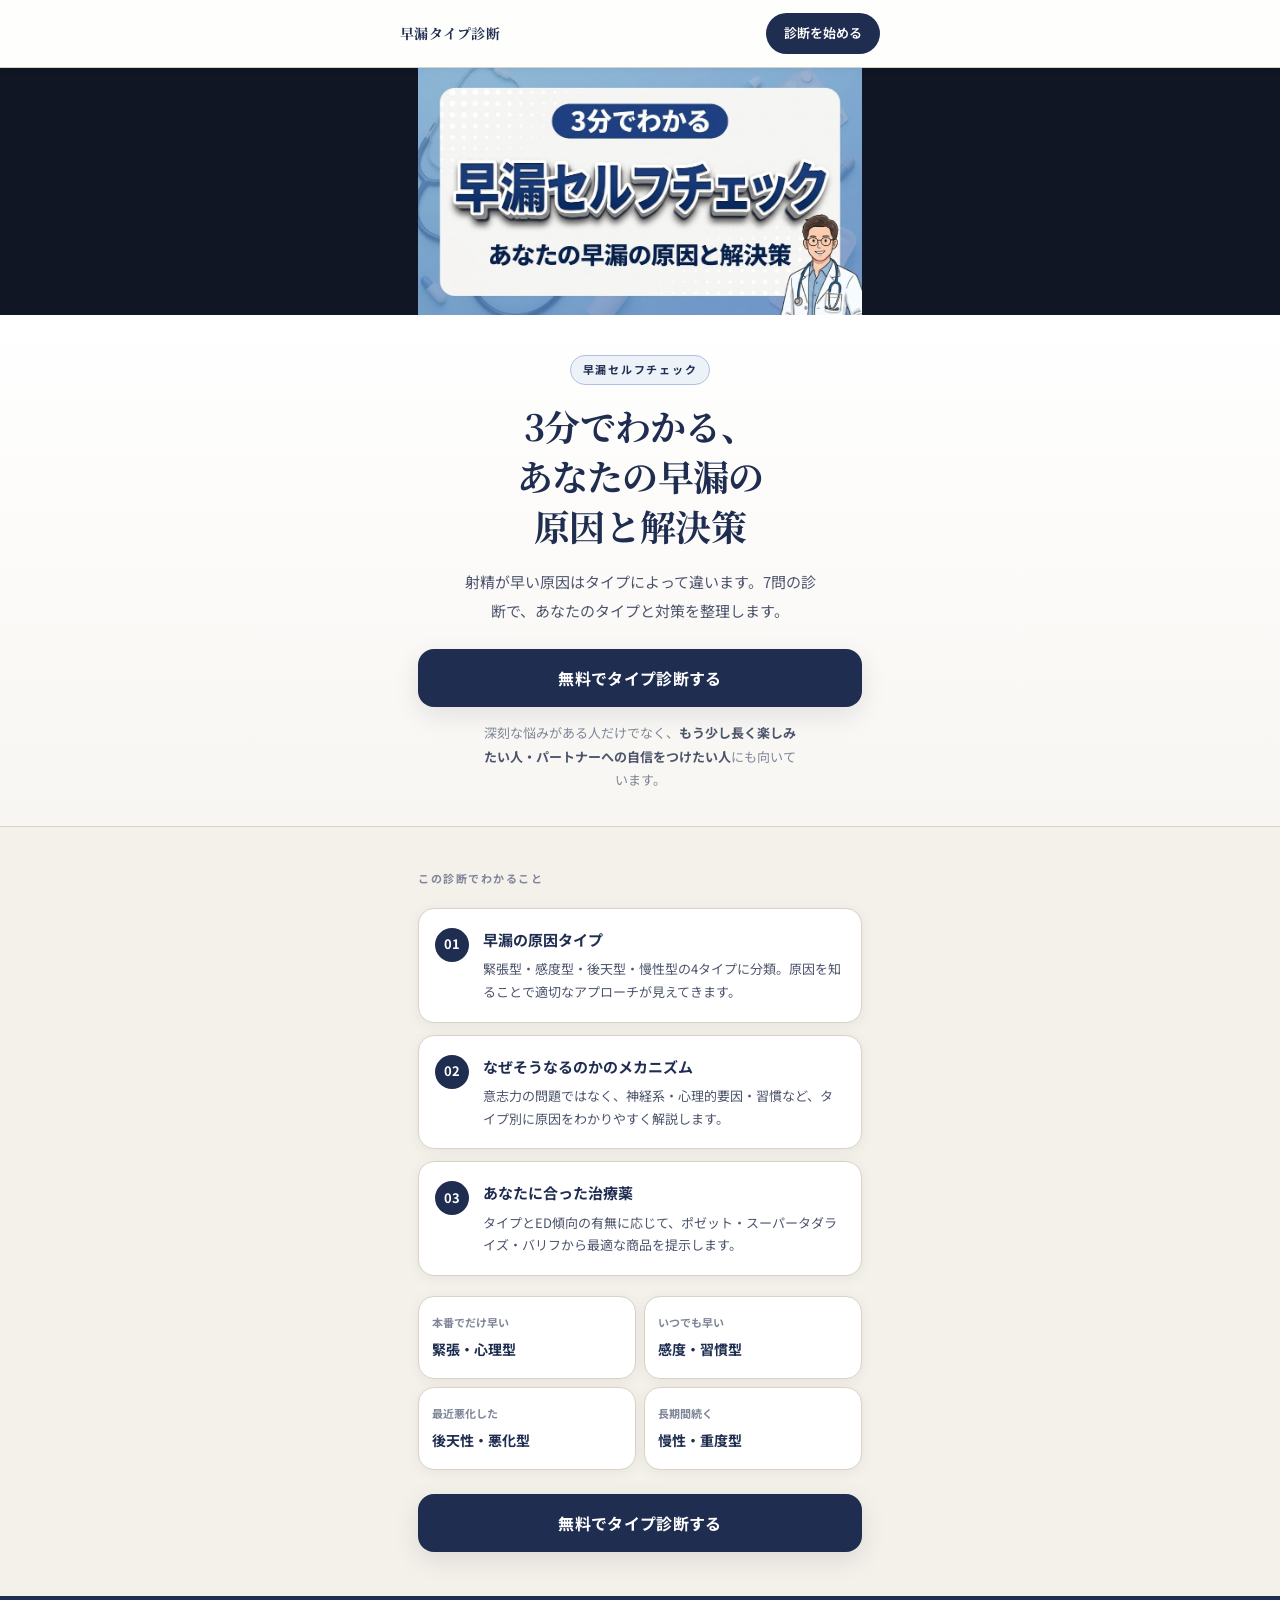
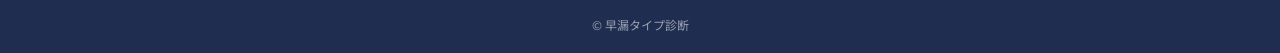
<file: index.html>
<!doctype html>
<html lang="ja">
<head>
  <meta charset="utf-8">
  <meta name="viewport" content="width=device-width,initial-scale=1">
  <title>早漏タイプ診断</title>
  <meta name="description" content="3分でわかる、あなたの早漏の原因と解決策。7問のセルフチェックで原因タイプを特定します。">
  <meta property="og:type" content="website">
  <meta property="og:title" content="早漏セルフチェックー 3分でわかるタイプ診断">
  <meta property="og:description" content="3分でわかる、あなたの早漏の原因と解決策。7問のセルフチェックで原因タイプを特定します。">
  <meta property="og:image" content="https://mens-check-navi.pages.dev/ogp-x.png">
  <meta property="og:image:alt" content="早漏セルフチェック 3分でわかる あなたの早漏の原因と解決策">
  <meta name="twitter:card" content="summary_large_image">
  <meta name="twitter:title" content="早漏セルフチェックー 3分でわかるタイプ診断">
  <meta name="twitter:description" content="3分でわかる、あなたの早漏の原因と解決策。7問のセルフチェックで原因タイプを特定します。">
  <meta name="twitter:image" content="https://mens-check-navi.pages.dev/ogp-x.png">
  <link rel="stylesheet" href="style.css">
  <!-- Google Analytics 4 -->
  <script async src="https://www.googletagmanager.com/gtag/js?id=G-Y63HJC2ZPV"></script>
  <script>
    window.dataLayer = window.dataLayer || [];
    function gtag(){dataLayer.push(arguments);}
    gtag('js', new Date());
    gtag('config', 'G-Y63HJC2ZPV');
  </script>

  <!-- Microsoft Clarity -->
  <script type="text/javascript">
    (function(c,l,a,r,i,t,y){
      c[a]=c[a]||function(){(c[a].q=c[a].q||[]).push(arguments)};
      t=l.createElement(r);t.async=1;t.src="https://www.clarity.ms/tag/"+i;
      y=l.getElementsByTagName(r)[0];y.parentNode.insertBefore(t,y);
    })(window, document, "clarity", "script", "wg23zepx0x");
  </script>
</head>
<body data-page="home">
  <header class="site-header">
    <div class="container header-inner">
      <a class="brand" href="index.html">早漏タイプ診断</a>
      <nav class="nav-links">
        <a class="nav-cta" href="check.html">診断を始める</a>
      </nav>
    </div>
  </header>

  <main>
    <!-- ヒーロー：画像 + テキスト -->
    <section class="hero-section">
      <div class="hero-image-wrap">
        <img src="hero-pe.png" alt="早漏タイプ診断 — 3分でわかる、あなたの早漏の原因と解決策">
      </div>
      <div class="hero-body">
        <div class="container">
          <p class="hero-kicker">早漏セルフチェック</p>
          <h1 class="hero-title">3分でわかる、<br>あなたの早漏の<br>原因と解決策</h1>
          <p class="hero-lead">射精が早い原因はタイプによって違います。7問の診断で、あなたのタイプと対策を整理します。</p>
          <a class="btn-hero" href="check.html">無料でタイプ診断する</a>
          <p class="hero-sub">深刻な悩みがある人だけでなく、<strong>もう少し長く楽しみたい人・パートナーへの自信をつけたい人</strong>にも向いています。</p>
        </div>
      </div>
    </section>

    <section class="about-section">
      <div class="container">
        <p class="section-eyebrow">この診断でわかること</p>

        <div class="about-item">
          <div class="about-num">01</div>
          <div class="about-text">
            <strong>早漏の原因タイプ</strong>
            <p>緊張型・感度型・後天型・慢性型の4タイプに分類。原因を知ることで適切なアプローチが見えてきます。</p>
          </div>
        </div>
        <div class="about-item">
          <div class="about-num">02</div>
          <div class="about-text">
            <strong>なぜそうなるのかのメカニズム</strong>
            <p>意志力の問題ではなく、神経系・心理的要因・習慣など、タイプ別に原因をわかりやすく解説します。</p>
          </div>
        </div>
        <div class="about-item">
          <div class="about-num">03</div>
          <div class="about-text">
            <strong>あなたに合った治療薬</strong>
            <p>タイプとED傾向の有無に応じて、ポゼット・スーパータダライズ・バリフから最適な商品を提示します。</p>
          </div>
        </div>

        <div class="type-grid">
          <div class="type-card">
            <span class="type-tag">本番でだけ早い</span>
            <strong>緊張・心理型</strong>
          </div>
          <div class="type-card">
            <span class="type-tag">いつでも早い</span>
            <strong>感度・習慣型</strong>
          </div>
          <div class="type-card">
            <span class="type-tag">最近悪化した</span>
            <strong>後天性・悪化型</strong>
          </div>
          <div class="type-card">
            <span class="type-tag">長期間続く</span>
            <strong>慢性・重度型</strong>
          </div>
        </div>

        <a class="btn-hero" href="check.html">無料でタイプ診断する</a>
      </div>
    </section>
  </main>

  <footer class="site-footer">
    <div class="container footer-inner">© 早漏タイプ診断</div>
  </footer>

  <script src="app-pe.js"></script>
</body>
</html>
</file>
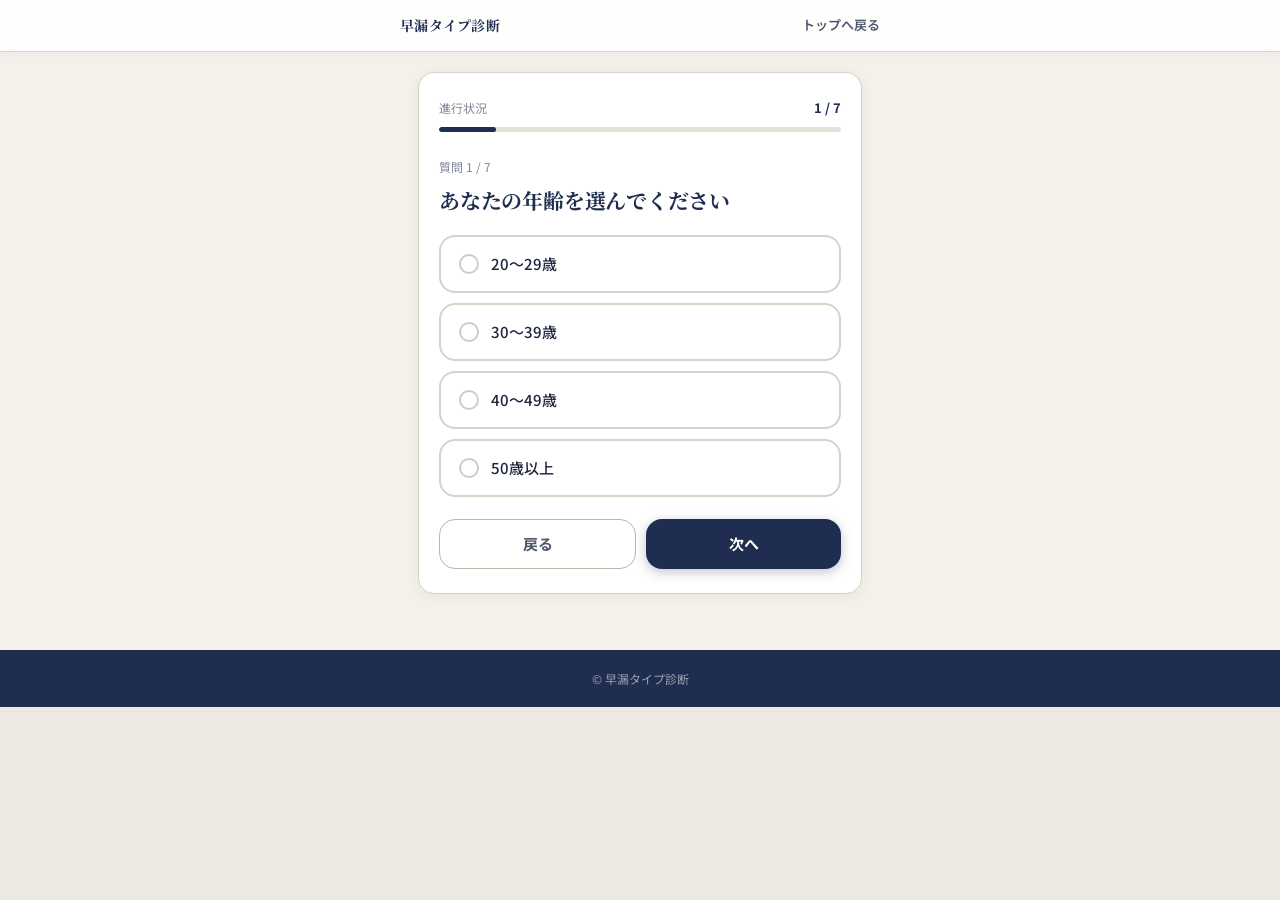
<file: check.html>
<!doctype html>
<html lang="ja">
<head>
  <meta charset="utf-8">
  <meta name="viewport" content="width=device-width,initial-scale=1">
  <title>診断｜早漏タイプ診断</title>
  <link rel="stylesheet" href="style.css">
  <!-- Google Analytics 4 -->
  <script async src="https://www.googletagmanager.com/gtag/js?id=G-Y63HJC2ZPV"></script>
  <script>
    window.dataLayer = window.dataLayer || [];
    function gtag(){dataLayer.push(arguments);}
    gtag('js', new Date());
    gtag('config', 'G-Y63HJC2ZPV');
  </script>

  <!-- Microsoft Clarity -->
  <script type="text/javascript">
    (function(c,l,a,r,i,t,y){
      c[a]=c[a]||function(){(c[a].q=c[a].q||[]).push(arguments)};
      t=l.createElement(r);t.async=1;t.src="https://www.clarity.ms/tag/"+i;
      y=l.getElementsByTagName(r)[0];y.parentNode.insertBefore(t,y);
    })(window, document, "clarity", "script", "wg23zepx0x");
  </script>
</head>
<body data-page="check">
  <header class="site-header">
    <div class="container header-inner">
      <a class="brand" href="index.html">早漏タイプ診断</a>
      <nav class="nav-links">
        <a href="index.html">トップへ戻る</a>
      </nav>
    </div>
  </header>

  <main class="check-page">
    <div class="container narrow-container">
      <section class="card question-panel">
        <div class="progress-head">
          <span class="progress-label">進行状況</span>
          <span class="progress-count" id="progressText">1 / 7</span>
        </div>
        <div class="progress-bar"><span id="progressBar"></span></div>

        <form id="peCheckForm">

          <!-- Q1 年齢 -->
          <section class="question-card is-active" data-name="age_group" data-required="true">
            <p class="question-index">質問 1 / 7</p>
            <h2>あなたの年齢を選んでください</h2>
            <div class="option-list">
              <button type="button" class="option-btn" data-name="age_group" data-value="20-29">20〜29歳</button>
              <button type="button" class="option-btn" data-name="age_group" data-value="30-39">30〜39歳</button>
              <button type="button" class="option-btn" data-name="age_group" data-value="40-49">40〜49歳</button>
              <button type="button" class="option-btn" data-name="age_group" data-value="50+">50歳以上</button>
            </div>
            <div class="question-actions">
              <a class="btn btn-secondary" href="index.html">戻る</a>
              <button type="button" class="btn btn-primary" data-action="next">次へ</button>
            </div>
          </section>

          <!-- Q2 時間 -->
          <section class="question-card" data-name="duration" data-required="true">
            <p class="question-index">質問 2 / 7</p>
            <h2>挿入してから射精までの時間は、最近どのくらいですか？</h2>
            <div class="option-list">
              <button type="button" class="option-btn" data-name="duration" data-value="0">5分以上続けられる</button>
              <button type="button" class="option-btn" data-name="duration" data-value="1">3〜5分程度</button>
              <button type="button" class="option-btn" data-name="duration" data-value="2">1〜3分程度</button>
              <button type="button" class="option-btn" data-name="duration" data-value="3">1分以内のことが多い</button>
              <button type="button" class="option-btn" data-name="duration" data-value="4">ほぼ挿入直後に射精してしまう</button>
            </div>
            <div class="question-actions">
              <button type="button" class="btn btn-secondary" data-action="prev">前へ</button>
              <button type="button" class="btn btn-primary" data-action="next">次へ</button>
            </div>
          </section>

          <!-- Q3 頻度 -->
          <section class="question-card" data-name="frequency" data-required="true">
            <p class="question-index">質問 3 / 7</p>
            <h2>「早かった」と感じる射精は、どのくらいの頻度で起きますか？</h2>
            <div class="option-list">
              <button type="button" class="option-btn" data-name="frequency" data-value="0">ほとんどない</button>
              <button type="button" class="option-btn" data-name="frequency" data-value="1">たまにある</button>
              <button type="button" class="option-btn" data-name="frequency" data-value="2">半々くらい</button>
              <button type="button" class="option-btn" data-name="frequency" data-value="3">よくある</button>
              <button type="button" class="option-btn" data-name="frequency" data-value="4">ほぼ毎回</button>
            </div>
            <div class="question-actions">
              <button type="button" class="btn btn-secondary" data-action="prev">前へ</button>
              <button type="button" class="btn btn-primary" data-action="next">次へ</button>
            </div>
          </section>

          <!-- Q4 コントロール -->
          <section class="question-card" data-name="control" data-required="true">
            <p class="question-index">質問 4 / 7</p>
            <h2>射精のタイミングをコントロールできている感覚はありますか？</h2>
            <div class="option-list">
              <button type="button" class="option-btn" data-name="control" data-value="0">かなりコントロールできる</button>
              <button type="button" class="option-btn" data-name="control" data-value="1">だいたいコントロールできる</button>
              <button type="button" class="option-btn" data-name="control" data-value="2">どちらともいえない</button>
              <button type="button" class="option-btn" data-name="control" data-value="3">あまりコントロールできない</button>
              <button type="button" class="option-btn" data-name="control" data-value="4">ほとんどコントロールできない</button>
            </div>
            <div class="question-actions">
              <button type="button" class="btn btn-secondary" data-action="prev">前へ</button>
              <button type="button" class="btn btn-primary" data-action="next">次へ</button>
            </div>
          </section>

          <!-- Q5 困り感 -->
          <section class="question-card" data-name="distress" data-required="true">
            <p class="question-index">質問 5 / 7</p>
            <h2>射精が早いことで、どのくらい困っていますか？</h2>
            <div class="option-list">
              <button type="button" class="option-btn" data-name="distress" data-value="0">ほとんど困っていない</button>
              <button type="button" class="option-btn" data-name="distress" data-value="1">少し気になる</button>
              <button type="button" class="option-btn" data-name="distress" data-value="2">そこそこ困っている</button>
              <button type="button" class="option-btn" data-name="distress" data-value="3">かなり困っている</button>
              <button type="button" class="option-btn" data-name="distress" data-value="4">強く悩んでいる</button>
            </div>
            <div class="question-actions">
              <button type="button" class="btn btn-secondary" data-action="prev">前へ</button>
              <button type="button" class="btn btn-primary" data-action="next">次へ</button>
            </div>
          </section>

          <!-- Q6 不安レベル -->
          <section class="question-card" data-name="anxiety_level" data-required="false">
            <p class="question-index">質問 6 / 7</p>
            <h2>夜の営みの前や最中に、「また早いかも」という緊張や不安を感じますか？</h2>
            <div class="option-list">
              <button type="button" class="option-btn" data-name="anxiety_level" data-value="low">ほとんど感じない</button>
              <button type="button" class="option-btn" data-name="anxiety_level" data-value="mid">少し感じる</button>
              <button type="button" class="option-btn" data-name="anxiety_level" data-value="high">かなり強く感じる</button>
            </div>
            <div class="question-actions">
              <button type="button" class="btn btn-secondary" data-action="prev">前へ</button>
              <button type="button" class="btn btn-primary" data-action="next">次へ</button>
            </div>
          </section>

          <!-- Q7 勃起の硬さ -->
          <section class="question-card" data-name="hardness" data-required="false">
            <p class="question-index">質問 7 / 7</p>
            <h2>勃起したときの硬さについて、最近の状態に近いものを選んでください</h2>
            <div class="option-list">
              <button type="button" class="option-btn" data-name="hardness" data-value="0">しっかり硬くなる</button>
              <button type="button" class="option-btn" data-name="hardness" data-value="1">少し物足りない</button>
              <button type="button" class="option-btn" data-name="hardness" data-value="2">以前より硬さが落ちている</button>
              <button type="button" class="option-btn" data-name="hardness" data-value="3">十分な硬さにならない</button>
              <button type="button" class="option-btn" data-name="hardness" data-value="4">ほとんど勃起しない</button>
            </div>
            <div class="question-actions">
              <button type="button" class="btn btn-secondary" data-action="prev">前へ</button>
              <button type="submit" class="btn btn-primary">結果を見る</button>
            </div>
          </section>

        </form>
      </section>
    </div>
  </main>

  <footer class="site-footer">
    <div class="container footer-inner">© 早漏タイプ診断</div>
  </footer>

  <script src="app-pe.js"></script>
</body>
</html>
</file>
<file: style.css>
@import url('https://fonts.googleapis.com/css2?family=Noto+Serif+JP:wght@400;600;700;900&family=Noto+Sans+JP:wght@400;500;700&display=swap');

/* ===== RESET ===== */
*, *::before, *::after { box-sizing: border-box; margin: 0; padding: 0; }
html { scroll-behavior: smooth; }
body {
  font-family: 'Noto Sans JP', 'Hiragino Kaku Gothic ProN', sans-serif;
  background: #ece8e2;
  color: #1c2340;
  line-height: 1.75;
  -webkit-font-smoothing: antialiased;
}
a { color: inherit; text-decoration: none; }
img { max-width: 100%; display: block; }
p { margin: 0; }
ul { list-style: none; padding: 0; margin: 0; }

/* ===== VARIABLES ===== */
:root {
  --navy:      #1f2d50;
  --navy-mid:  #314672;
  --navy-dk:   #131f3d;
  --navy-lt:   #edf1f8;
  --cream:     #f4f1eb;
  --white:     #ffffff;
  --border:    #d9d2c6;
  --border-dk: #bfb4a6;
  --text:      #1f263f;
  --text-2:    #4d556c;
  --text-3:    #7f8698;
  --gold:      #ad7d17;
  --r-sm:      6px;
  --r:         10px;
  --r-lg:      16px;
  --w:         480px;
  --shadow:    0 2px 14px rgba(16, 23, 42, .06);
  --shadow-md: 0 8px 26px rgba(16, 23, 42, .10);
  --shadow-lg: 0 16px 38px rgba(16, 23, 42, .14);
}

/* ===== LAYOUT ===== */
.container,
.narrow-container,
.narrow-result {
  width: var(--w);
  max-width: 100%;
  margin: 0 auto;
  padding: 0 18px;
}
.is-hidden { display: none !important; }

/* ===== TYPOGRAPHY ===== */
h1, h2, h3 {
  font-family: 'Noto Serif JP', serif;
  line-height: 1.35;
  letter-spacing: -.01em;
}
h2 { font-size: 19px; font-weight: 700; margin-bottom: 12px; }
h3 { font-size: 16px; font-weight: 700; margin-bottom: 6px; }
.lead { font-size: 15px; color: var(--text-2); line-height: 1.85; }

/* ===== HEADER ===== */
.site-header {
  position: sticky; top: 0; z-index: 50;
  background: rgba(255, 255, 255, .92);
  border-bottom: 1px solid var(--border);
  box-shadow: 0 1px 8px rgba(16, 23, 42, .05);
  backdrop-filter: blur(8px);
}
.header-inner {
  display: flex; align-items: center;
  justify-content: space-between;
  padding: 13px 0; gap: 10px;
}
.brand {
  font-family: 'Noto Serif JP', serif;
  font-size: 14px; font-weight: 700;
  color: var(--navy); letter-spacing: .02em; white-space: nowrap;
}
.nav-links { display: flex; align-items: center; }
.nav-links > a {
  color: var(--text-2);
  font-size: 13px;
  font-weight: 600;
}
.nav-cta {
  font-size: 13px; font-weight: 700;
  color: #ffffff !important;
  background: var(--navy);
  padding: 9px 18px; border-radius: 999px;
  transition: background .15s; white-space: nowrap;
}
.nav-cta:hover { background: var(--navy-dk); }


/* ===== HOME — HERO IMAGE ===== */
.hero-image-wrap {
  width: var(--w);
  max-width: 100%;
  margin: 0 auto;
  padding: 0 18px;
  line-height: 0;
  overflow: hidden;
  background: #101623;
}
.hero-image-wrap img { width: 100%; height: auto; display: block; object-fit: cover; }
.hero-section { background: #101623; }
.hero-body {
  background: linear-gradient(180deg, #ffffff 0%, #f8f6f2 100%);
  padding: 38px 0 34px;
  border-bottom: 1px solid var(--border);
}
.hero-body .container { text-align: center; }

/* ===== HOME — HERO ===== */

.hero-kicker {
  display: inline-block;
  font-size: 11px; font-weight: 700;
  letter-spacing: .16em; text-transform: uppercase;
  color: var(--navy);
  background: var(--navy-lt);
  border: 1px solid #b0c0e0;
  padding: 4px 12px; border-radius: 999px;
  margin-bottom: 16px;
}
.hero-title {
  font-family: 'Noto Serif JP', serif;
  font-size: clamp(30px, 7.6vw, 36px);
  font-weight: 700;
  line-height: 1.4;
  color: var(--navy);
  margin-bottom: 16px;
  letter-spacing: -.02em;
}
.hero-lead {
  font-size: 15px;
  color: var(--text-2);
  line-height: 1.92;
  margin-bottom: 24px;
  max-width: 44ch;
  margin-left: auto;
  margin-right: auto;
}
.hero-sub {
  font-size: 13px; color: var(--text-3);
  line-height: 1.8; margin-top: 14px;
  max-width: 46ch;
  margin-left: auto;
  margin-right: auto;
}
.hero-sub strong { color: var(--text-2); font-weight: 700; }

/* ===== HERO CTA ===== */
.btn-hero {
  display: flex; align-items: center; justify-content: center;
  width: 100%; min-height: 58px;
  background: var(--navy); color: var(--white);
  font-family: 'Noto Sans JP', sans-serif;
  font-size: 16px; font-weight: 700; letter-spacing: .02em;
  border-radius: var(--r-lg); box-shadow: var(--shadow-md);
  transition: all .2s ease; border: none; cursor: pointer;
}
.btn-hero:hover { background: var(--navy-dk); transform: translateY(-2px); box-shadow: var(--shadow-lg); }
.btn-hero:active { transform: scale(.98); }

/* ===== ABOUT SECTION ===== */
.about-section {
  padding: 42px 0 44px;
  background: var(--cream);
}
.section-eyebrow {
  font-size: 11px; font-weight: 700;
  letter-spacing: .14em; text-transform: uppercase;
  color: var(--text-3); margin-bottom: 20px;
}

.about-item {
  display: flex; gap: 14px; align-items: flex-start;
  padding: 18px 16px; background: var(--white);
  border-radius: var(--r-lg); border: 1px solid var(--border);
  box-shadow: var(--shadow); margin-bottom: 12px;
}
.about-num {
  flex-shrink: 0;
  width: 34px; height: 34px; border-radius: 50%;
  background: var(--navy); color: var(--white);
  font-size: 13px; font-weight: 700;
  display: flex; align-items: center; justify-content: center;
  margin-top: 1px;
}
.about-text strong {
  display: block; font-size: 15px; font-weight: 700;
  color: var(--navy); margin-bottom: 5px;
}
.about-text p { font-size: 13px; color: var(--text-2); line-height: 1.75; }

/* タイプグリッド */
.type-grid {
  display: grid; grid-template-columns: 1fr 1fr; gap: 8px;
  margin: 20px 0 24px;
}
.type-card {
  background: var(--white);
  border: 1.5px solid var(--border);
  border-radius: var(--r-lg); padding: 16px 13px;
  box-shadow: var(--shadow);
}
.type-tag {
  display: block; font-size: 11px; font-weight: 700;
  color: var(--text-3); margin-bottom: 5px;
}
.type-card strong {
  display: block; font-size: 14px; font-weight: 700; color: var(--navy);
}

/* ===== GENERAL BUTTONS ===== */
.btn {
  display: inline-flex; align-items: center; justify-content: center;
  gap: 8px; min-height: 50px; padding: 0 22px;
  border-radius: var(--r-lg); border: none; cursor: pointer;
  font-family: 'Noto Sans JP', sans-serif;
  font-size: 15px; font-weight: 700;
  transition: all .18s ease;
}
.btn:active { transform: scale(.98); }
.btn-primary { background: var(--navy); color: var(--white); box-shadow: 0 3px 12px rgba(28,42,78,.28); }
.btn-primary:hover { background: var(--navy-dk); }
.btn-secondary { background: var(--white); color: var(--text-2); border: 1.5px solid var(--border-dk); }
.btn-secondary:hover { border-color: var(--navy); color: var(--navy); }
.btn-full { width: 100%; }
.btn-row { display: flex; flex-wrap: wrap; gap: 10px; }

/* ===== CHECK PAGE ===== */
.check-page { padding: 20px 0 56px; background: var(--cream); }
.card { background: var(--white); border: 1px solid var(--border); border-radius: var(--r-lg); box-shadow: var(--shadow); }
.question-panel { padding: 24px 20px; }

.progress-head { display: flex; justify-content: space-between; align-items: center; margin-bottom: 8px; }
.progress-label { font-size: 12px; color: var(--text-3); }
.progress-count { font-size: 13px; color: var(--navy); font-weight: 700; }
.progress-bar {
  width: 100%; height: 5px; border-radius: 999px;
  background: #e5e0d8; overflow: hidden; margin-bottom: 24px;
}
.progress-bar span {
  display: block; height: 100%; background: var(--navy);
  transition: width .4s cubic-bezier(.4,0,.2,1); border-radius: 999px;
}

.question-card { display: none; }
.question-card.is-active { display: block; }
.question-index { font-size: 12px; color: var(--text-3); margin-bottom: 8px; }
.question-help { display: none; }
.question-card h2 {
  font-family: 'Noto Serif JP', serif;
  font-size: clamp(17px, 4.5vw, 21px);
  color: var(--navy); margin-bottom: 18px; line-height: 1.5; font-weight: 700;
}

.option-list { display: grid; gap: 10px; }
.option-btn {
  width: 100%; text-align: left;
  padding: 16px 18px; min-height: 58px;
  border-radius: var(--r-lg); border: 2px solid var(--border);
  background: var(--white); color: var(--text);
  font-family: 'Noto Sans JP', sans-serif;
  font-size: 15px; font-weight: 500; cursor: pointer;
  transition: all .18s ease;
  display: flex; align-items: center; gap: 12px;
}
.option-btn::before {
  content: ''; flex-shrink: 0; width: 20px; height: 20px;
  border-radius: 50%; border: 2px solid #ccc; display: block; transition: all .14s;
}
.option-btn:hover {
  border-color: var(--navy);
  background: linear-gradient(180deg, #f9fbff 0%, var(--navy-lt) 100%);
  color: var(--navy);
}
.option-btn:hover::before { border-color: var(--navy); }
.option-btn.is-selected {
  border-color: var(--navy); background: var(--navy); color: var(--white); font-weight: 700;
}
.option-btn.is-selected::before {
  border-color: var(--white); background: var(--white);
  box-shadow: inset 0 0 0 3px var(--navy);
}

.question-actions { display: flex; justify-content: space-between; gap: 10px; margin-top: 22px; }
.question-actions .btn { min-height: 50px; flex: 1; font-size: 15px; }

/* ===== RESULT PAGE ===== */
.result-page { padding: 0 0 56px; background: var(--cream); }
.result-content { display: flex; flex-direction: column; gap: 12px; padding-top: 16px; }

/* hero card */
.result-hero-card {
  background: var(--white); border: 1px solid var(--border);
  border-radius: var(--r-lg); box-shadow: var(--shadow); overflow: hidden;
}
.result-image-wrap { width: 100%; line-height: 0; overflow: hidden; }
.result-image-wrap img { width: 100%; height: auto; display: block; object-fit: cover; }

.result-hero-body { padding: 20px 18px; text-align: center; }
.eyebrow {
  display: block; font-size: 10px; font-weight: 700;
  letter-spacing: .16em; text-transform: uppercase; color: var(--text-3); margin-bottom: 6px;
}

/* タイプチップ — シンプルに */
.level-chip {
  display: inline-block;
  padding: 10px 24px; border-radius: 999px;
  background: var(--navy); color: var(--white);
  font-size: 16px; font-weight: 900;
  letter-spacing: .02em;
  margin-bottom: 14px;
  box-shadow: 0 4px 14px rgba(28,42,78,.3);
}

/* バッジ — シンプルに */
.badge-row { display: flex; flex-wrap: wrap; justify-content: center; gap: 8px; margin-bottom: 14px; }
.badge-pe, .badge-ed {
  display: inline-block;
  padding: 7px 16px; border-radius: 999px;
  font-size: 14px; font-weight: 700;
  background: #f0f4ff;
  color: var(--navy);
  border: 2px solid var(--navy);
}
.badge-ed {
  background: #fff8e8;
  color: #8a4a00;
  border-color: #c9941a;
}

.result-hero-body .lead { font-size: 14px; line-height: 1.85; }
.result-hero-body .btn-row { justify-content: center; margin-top: 16px; }

/* content cards */
.content-card {
  background: var(--white); border: 1px solid var(--border);
  border-left: 4px solid var(--navy); border-radius: var(--r-lg);
  box-shadow: var(--shadow); padding: 20px 18px;
}
.content-card h2 {
  font-size: 16px; color: var(--navy);
  padding-bottom: 10px; border-bottom: 1.5px solid var(--border);
  margin-bottom: 14px;
}

/* 教育カード */
.education-card { border-left-color: var(--gold); }
.education-item { display: flex; gap: 14px; align-items: flex-start; }
.education-icon {
  flex-shrink: 0; width: 38px; height: 38px;
  border-radius: 50%; background: var(--navy);
  display: flex; align-items: center; justify-content: center;
  margin-top: 2px;
}
.education-icon svg { width: 18px; height: 18px; fill: none; stroke: #fff; stroke-width: 2; }
.education-content h3 { font-size: 15px; font-weight: 700; color: var(--navy); margin-bottom: 7px; }
.education-content p { font-size: 14px; color: var(--text-2); line-height: 1.8; }

/* ED注記 */
.ed-notice {
  background: #fff8e0; border: 1px solid #e8c87a;
  border-radius: var(--r-sm); padding: 13px 14px; margin-top: 14px;
}
.ed-notice-text { font-size: 13px; color: #6a4a00; line-height: 1.75; }

/* 4項目カード */
.result-cards-grid { display: grid; grid-template-columns: 1fr 1fr; gap: 8px; }
.mini-result-card { background: var(--cream); border: 1px solid var(--border); border-radius: var(--r); padding: 13px; }
.mini-result-card h3 {
  font-family: 'Noto Sans JP', sans-serif;
  font-size: 11px; font-weight: 700; letter-spacing: .05em;
  text-transform: uppercase; color: var(--text-3); margin-bottom: 6px;
}
.mini-result-card p { font-size: 13px; color: var(--text-2); line-height: 1.7; }

/* Tendency */
.bullet-list li, .result-bullets li {
  position: relative; padding-left: 15px; margin-bottom: 9px;
  font-size: 14px; color: var(--text-2); line-height: 1.78;
}
.bullet-list li::before, .result-bullets li::before {
  content: ''; position: absolute; left: 0; top: .78em;
  width: 5px; height: 5px; border-radius: 50%; background: var(--navy);
}

/* ===== CTA PANEL ===== */
.cta-panel {
  overflow: hidden; border-radius: var(--r-lg);
  border: 1.5px solid var(--navy); box-shadow: var(--shadow-lg);
}
.cta-panel-header {
  background: linear-gradient(135deg, var(--navy-dk) 0%, var(--navy-mid) 100%);
  padding: 14px 18px; text-align: center;
}
.cta-panel-header h2 { font-size: 15px; color: var(--white); font-weight: 700; margin: 0; line-height: 1.5; }

.cta-panel-body { background: var(--white); padding: 20px 18px 22px; }
.cta-lead { font-size: 14px; color: var(--text-2); line-height: 1.85; margin-bottom: 18px; }

/* 推薦商品 */
.product-main-card {
  background: var(--cream);
  border-radius: var(--r-lg);
  border: 1px solid var(--border);
  overflow: hidden;
  margin-bottom: 18px;
}
/* 画像エリア：大きく全幅 */
.product-image {
  position: relative;
  width: 100%;
  background: var(--white);
  display: flex; align-items: center; justify-content: center;
  padding: 20px 0 16px;
  border-bottom: 1px solid var(--border);
}
.product-image img {
  width: 200px; height: 200px;
  object-fit: contain;
  display: block;
}
.product-badge {
  position: absolute; top: 12px; left: 12px;
  background: var(--navy); color: var(--white);
  font-size: 12px; font-weight: 700; padding: 5px 12px;
  border-radius: 999px; white-space: nowrap;
  box-shadow: 0 2px 8px rgba(28,42,78,.25);
}
/* テキストエリア：画像下 */
.product-info {
  padding: 16px 16px 14px;
}
.product-info h3 { font-family: 'Noto Serif JP', serif; font-size: 20px; font-weight: 900; color: var(--navy); margin-bottom: 7px; }
.product-info p { font-size: 14px; color: var(--text-2); line-height: 1.7; }

.btn-cta-primary {
  display: flex; align-items: center; justify-content: center;
  width: 100%; min-height: 62px;
  background: linear-gradient(135deg, var(--navy-mid) 0%, var(--navy-dk) 100%);
  color: var(--white); font-family: 'Noto Sans JP', sans-serif;
  font-size: 15px; font-weight: 700;
  border-radius: var(--r-lg); border: none; cursor: pointer;
  box-shadow: 0 6px 22px rgba(28,42,78,.32);
  transition: all .22s ease;
  line-height: 1.4; text-align: center; padding: 14px 18px; margin-bottom: 10px;
}
.btn-cta-primary:hover { transform: translateY(-2px); box-shadow: 0 10px 32px rgba(28,42,78,.42); }

.btn-cta-secondary {
  display: flex; align-items: center; justify-content: center;
  width: 100%; min-height: 54px;
  background: var(--white); color: var(--navy);
  font-family: 'Noto Sans JP', sans-serif;
  font-size: 15px; font-weight: 700;
  border-radius: var(--r-lg); border: 2px solid var(--navy);
  transition: all .18s ease; cursor: pointer; padding: 12px 18px;
}
.btn-cta-secondary:hover { background: var(--navy-lt); }

.cta-sub {
  font-size: 12px; color: var(--text-3); line-height: 1.8;
  background: var(--cream); border-radius: var(--r-sm);
  padding: 10px 12px; margin-top: 14px;
}

/* retry */
.retry-card {
  background: var(--white); border: 1.5px dashed var(--border-dk);
  border-radius: var(--r-lg); padding: 18px 16px;
}
.retry-card h2 { font-family: 'Noto Sans JP', sans-serif; font-size: 15px; color: var(--text-2); font-weight: 700; }
.retry-card p { font-size: 13px; color: var(--text-3); margin-top: 5px; }
.retry-card .btn-row { margin-top: 14px; }

/* fallback */
.fallback-card {
  padding: 26px 18px; margin: 16px 0; background: var(--white);
  border: 1px solid var(--border); border-radius: var(--r-lg);
}
.fallback-card h1 { font-size: 20px; margin-bottom: 10px; }
.fallback-card p { font-size: 14px; color: var(--text-2); }
.fallback-card .btn-row { margin-top: 18px; }

/* ===== FOOTER ===== */
.site-footer { background: var(--navy); padding: 18px 0; }
.footer-inner { display: flex; align-items: center; justify-content: center; font-size: 12px; color: rgba(255,255,255,.55); }

/* ===== ANIMATION ===== */
@keyframes fadeUp {
  from { opacity: 0; transform: translateY(10px); }
  to   { opacity: 1; transform: translateY(0); }
}
.result-content > * { animation: fadeUp .4s ease both; }
.result-content > *:nth-child(1) { animation-delay: .00s; }
.result-content > *:nth-child(2) { animation-delay: .07s; }
.result-content > *:nth-child(3) { animation-delay: .14s; }
.result-content > *:nth-child(4) { animation-delay: .21s; }
.result-content > *:nth-child(5) { animation-delay: .28s; }
.result-content > *:nth-child(6) { animation-delay: .35s; }
.result-content > *:nth-child(7) { animation-delay: .42s; }
.hero-body, .about-section { animation: fadeUp .45s ease both; }

/* ===== RESPONSIVE ===== */
@media (max-width: 520px) {
  :root { --w: 100%; }
  .container, .narrow-container, .narrow-result { width: 100%; padding: 0 16px; }
  .hero-image-wrap { padding: 0 16px; }
  .hero-body { padding: 32px 0 28px; }
  .question-panel { padding: 18px 14px; }
  .content-card { padding: 16px 14px; }
  .cta-panel-body { padding: 16px 14px 18px; }
}
</file>
